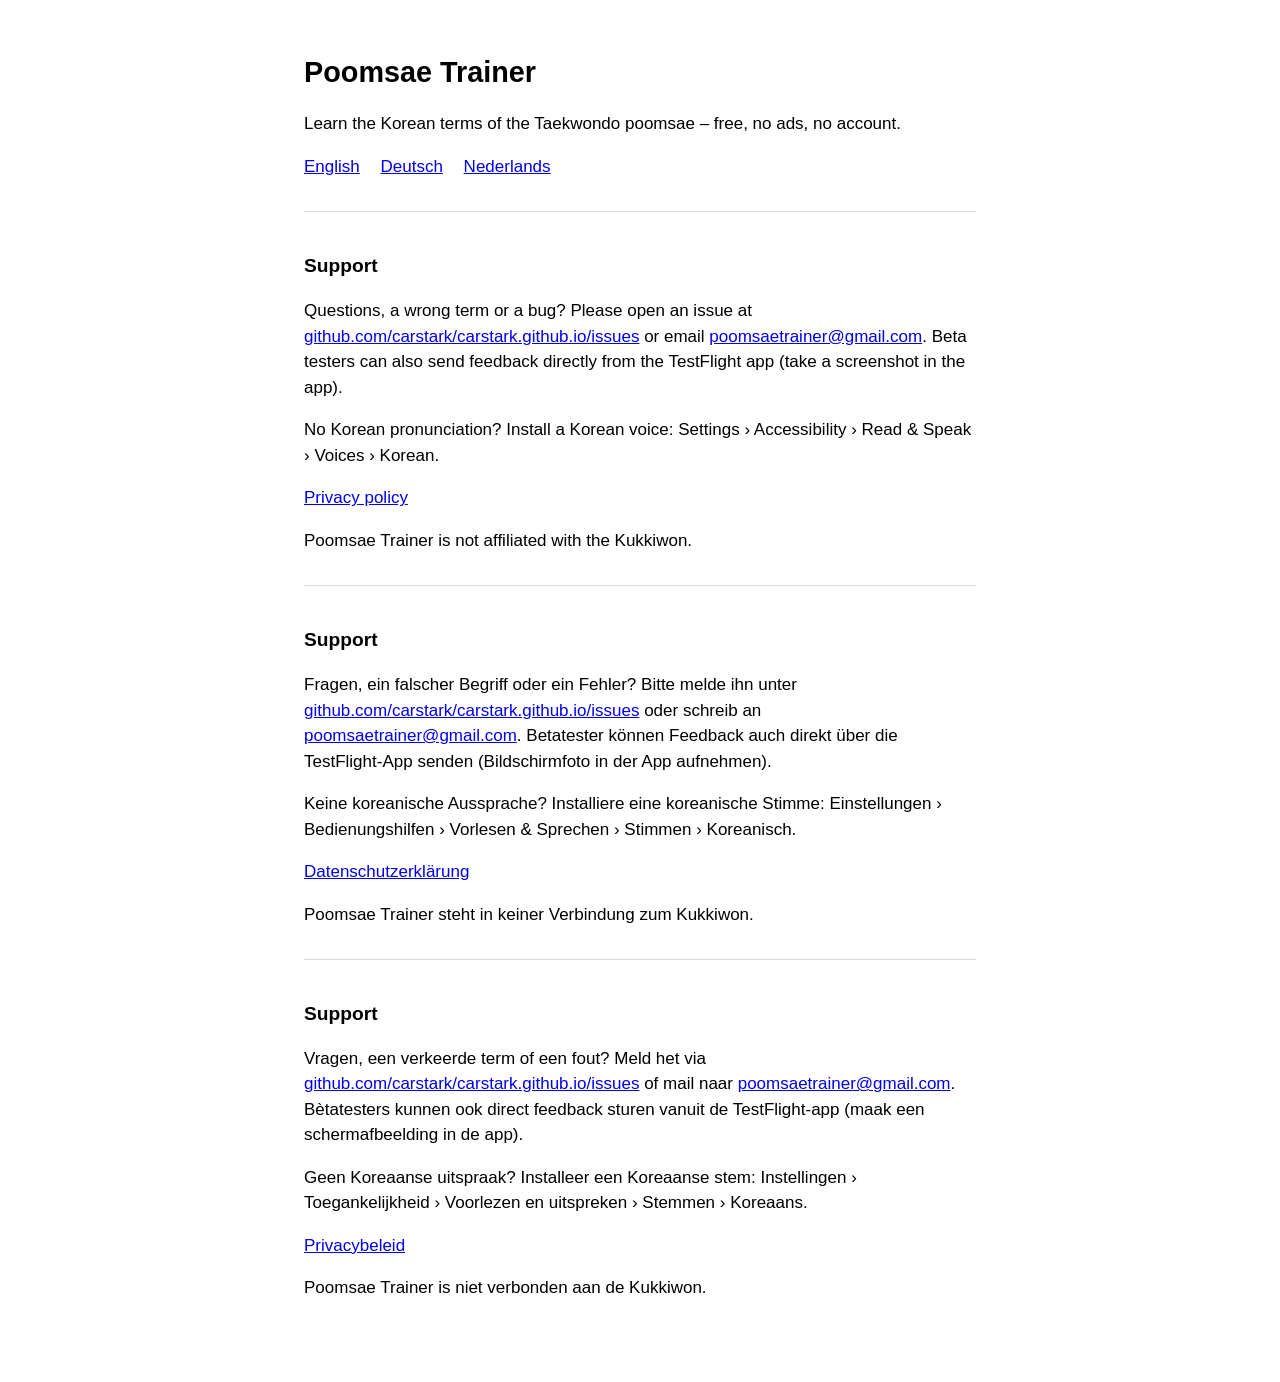
<file: poomsaetrainer/index.html>
<!DOCTYPE html>
<html lang="en">
<head>
    <meta charset="utf-8">
    <meta name="viewport" content="width=device-width, initial-scale=1">
    <title>Poomsae Trainer – Support</title>
    <link rel="stylesheet" href="style.css">
</head>
<body>
    <h1>Poomsae Trainer</h1>
    <p>Learn the Korean terms of the Taekwondo poomsae – free, no ads, no account.</p>
    <nav><a href="#en">English</a> <a href="#de">Deutsch</a> <a href="#nl">Nederlands</a></nav>

    <section id="en" lang="en">
        <h2>Support</h2>
        <p>Questions, a wrong term or a bug? Please open an issue at
            <a href="https://github.com/carstark/carstark.github.io/issues">github.com/carstark/carstark.github.io/issues</a>
            or email <a href="mailto:poomsaetrainer@gmail.com">poomsaetrainer@gmail.com</a>.
            Beta testers can also send feedback directly from the TestFlight app (take a screenshot in the app).</p>
        <p>No Korean pronunciation? Install a Korean voice: Settings › Accessibility › Read &amp; Speak › Voices › Korean.</p>
        <p><a href="privacy.html">Privacy policy</a></p>
        <p>Poomsae Trainer is not affiliated with the Kukkiwon.</p>
    </section>

    <section id="de" lang="de">
        <h2>Support</h2>
        <p>Fragen, ein falscher Begriff oder ein Fehler? Bitte melde ihn unter
            <a href="https://github.com/carstark/carstark.github.io/issues">github.com/carstark/carstark.github.io/issues</a>
            oder schreib an <a href="mailto:poomsaetrainer@gmail.com">poomsaetrainer@gmail.com</a>.
            Betatester können Feedback auch direkt über die TestFlight-App senden (Bildschirmfoto in der App aufnehmen).</p>
        <p>Keine koreanische Aussprache? Installiere eine koreanische Stimme: Einstellungen › Bedienungshilfen › Vorlesen &amp; Sprechen › Stimmen › Koreanisch.</p>
        <p><a href="privacy-de.html">Datenschutzerklärung</a></p>
        <p>Poomsae Trainer steht in keiner Verbindung zum Kukkiwon.</p>
    </section>

    <section id="nl" lang="nl">
        <h2>Support</h2>
        <p>Vragen, een verkeerde term of een fout? Meld het via
            <a href="https://github.com/carstark/carstark.github.io/issues">github.com/carstark/carstark.github.io/issues</a>
            of mail naar <a href="mailto:poomsaetrainer@gmail.com">poomsaetrainer@gmail.com</a>.
            Bètatesters kunnen ook direct feedback sturen vanuit de TestFlight-app (maak een schermafbeelding in de app).</p>
        <p>Geen Koreaanse uitspraak? Installeer een Koreaanse stem: Instellingen › Toegankelijkheid › Voorlezen en uitspreken › Stemmen › Koreaans.</p>
        <p><a href="privacy-nl.html">Privacybeleid</a></p>
        <p>Poomsae Trainer is niet verbonden aan de Kukkiwon.</p>
    </section>
</body>
</html>
</file>
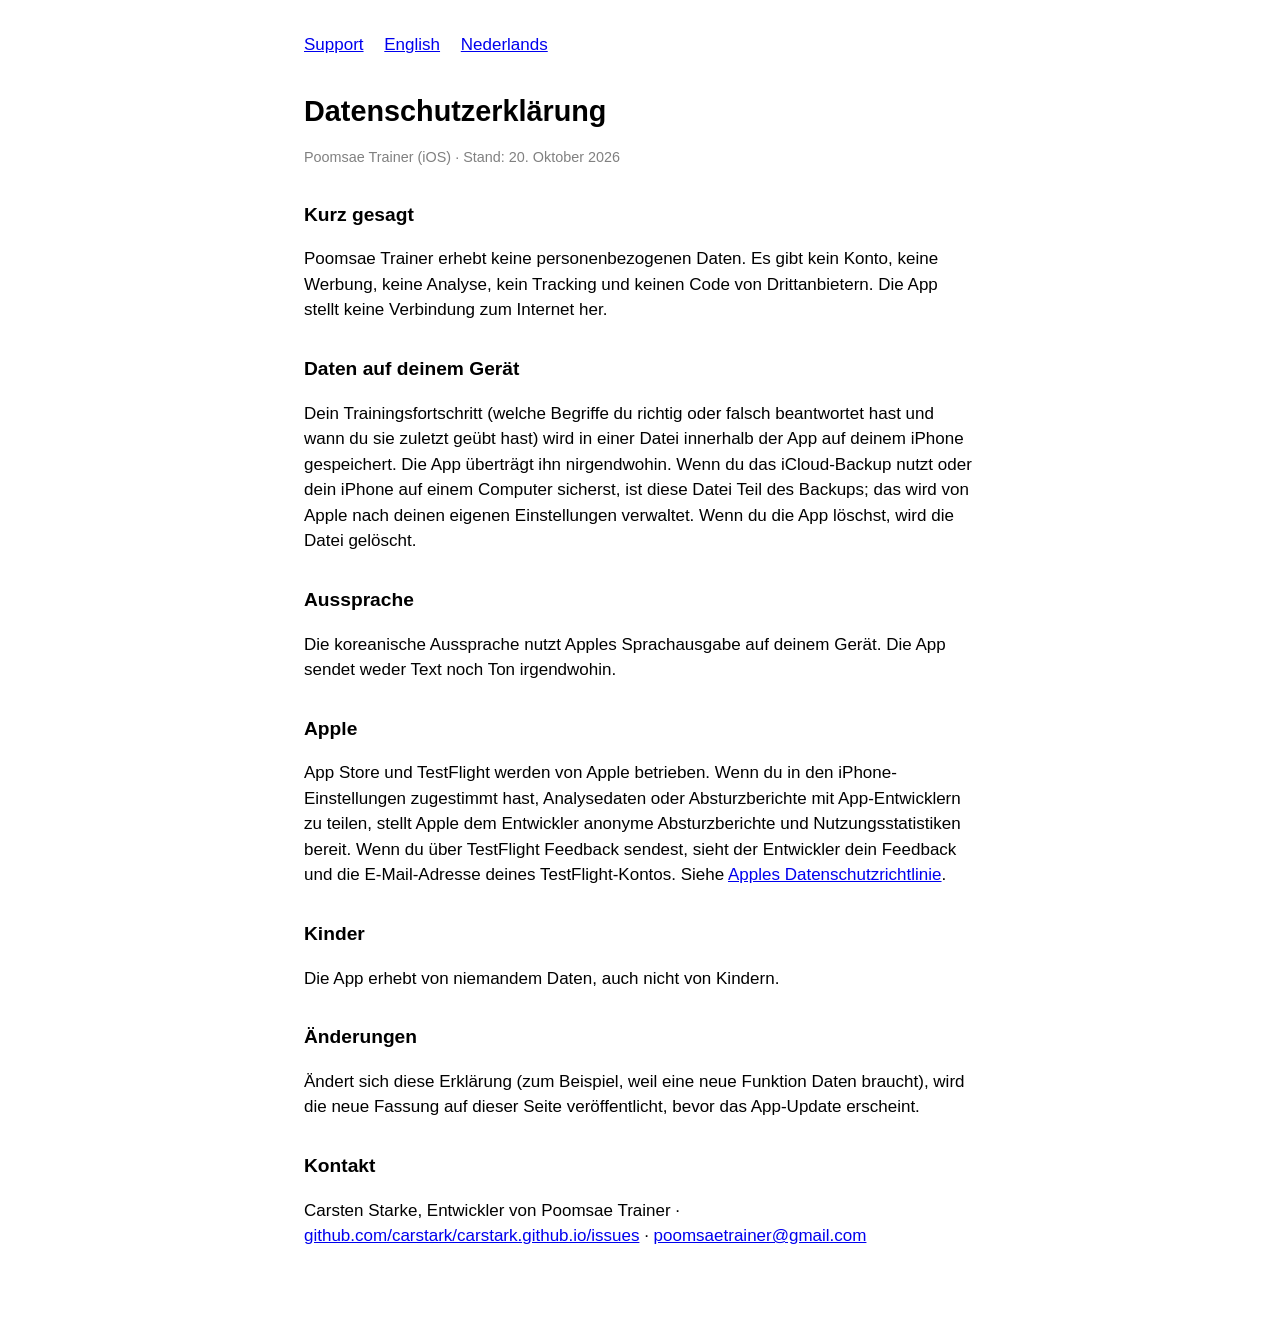
<file: poomsaetrainer/privacy-de.html>
<!DOCTYPE html>
<html lang="de">
<head>
    <meta charset="utf-8">
    <meta name="viewport" content="width=device-width, initial-scale=1">
    <title>Poomsae Trainer – Datenschutzerklärung</title>
    <link rel="stylesheet" href="style.css">
</head>
<body>
    <nav><a href="index.html#de">Support</a> <a href="privacy.html">English</a> <a href="privacy-nl.html">Nederlands</a></nav>
    <h1>Datenschutzerklärung</h1>
    <p class="updated">Poomsae Trainer (iOS) · Stand: 20. Oktober 2026</p>

    <h2>Kurz gesagt</h2>
    <p>Poomsae Trainer erhebt keine personenbezogenen Daten. Es gibt kein Konto, keine Werbung, keine Analyse,
        kein Tracking und keinen Code von Drittanbietern. Die App stellt keine Verbindung zum Internet her.</p>

    <h2>Daten auf deinem Gerät</h2>
    <p>Dein Trainingsfortschritt (welche Begriffe du richtig oder falsch beantwortet hast und wann du sie zuletzt
        geübt hast) wird in einer Datei innerhalb der App auf deinem iPhone gespeichert. Die App überträgt ihn nirgendwohin.
        Wenn du das iCloud-Backup nutzt oder dein iPhone auf einem Computer sicherst, ist diese Datei Teil des Backups;
        das wird von Apple nach deinen eigenen Einstellungen verwaltet. Wenn du die App löschst, wird die Datei gelöscht.</p>

    <h2>Aussprache</h2>
    <p>Die koreanische Aussprache nutzt Apples Sprachausgabe auf deinem Gerät. Die App sendet weder Text noch Ton irgendwohin.</p>

    <h2>Apple</h2>
    <p>App Store und TestFlight werden von Apple betrieben. Wenn du in den iPhone-Einstellungen zugestimmt hast,
        Analysedaten oder Absturzberichte mit App-Entwicklern zu teilen, stellt Apple dem Entwickler anonyme
        Absturzberichte und Nutzungsstatistiken bereit. Wenn du über TestFlight Feedback sendest, sieht der Entwickler
        dein Feedback und die E-Mail-Adresse deines TestFlight-Kontos. Siehe
        <a href="https://www.apple.com/de/legal/privacy/">Apples Datenschutzrichtlinie</a>.</p>

    <h2>Kinder</h2>
    <p>Die App erhebt von niemandem Daten, auch nicht von Kindern.</p>

    <h2>Änderungen</h2>
    <p>Ändert sich diese Erklärung (zum Beispiel, weil eine neue Funktion Daten braucht), wird die neue Fassung auf
        dieser Seite veröffentlicht, bevor das App-Update erscheint.</p>

    <h2>Kontakt</h2>
    <p>Carsten Starke, Entwickler von Poomsae Trainer ·
        <a href="https://github.com/carstark/carstark.github.io/issues">github.com/carstark/carstark.github.io/issues</a> ·
        <a href="mailto:poomsaetrainer@gmail.com">poomsaetrainer@gmail.com</a></p>
</body>
</html>
</file>
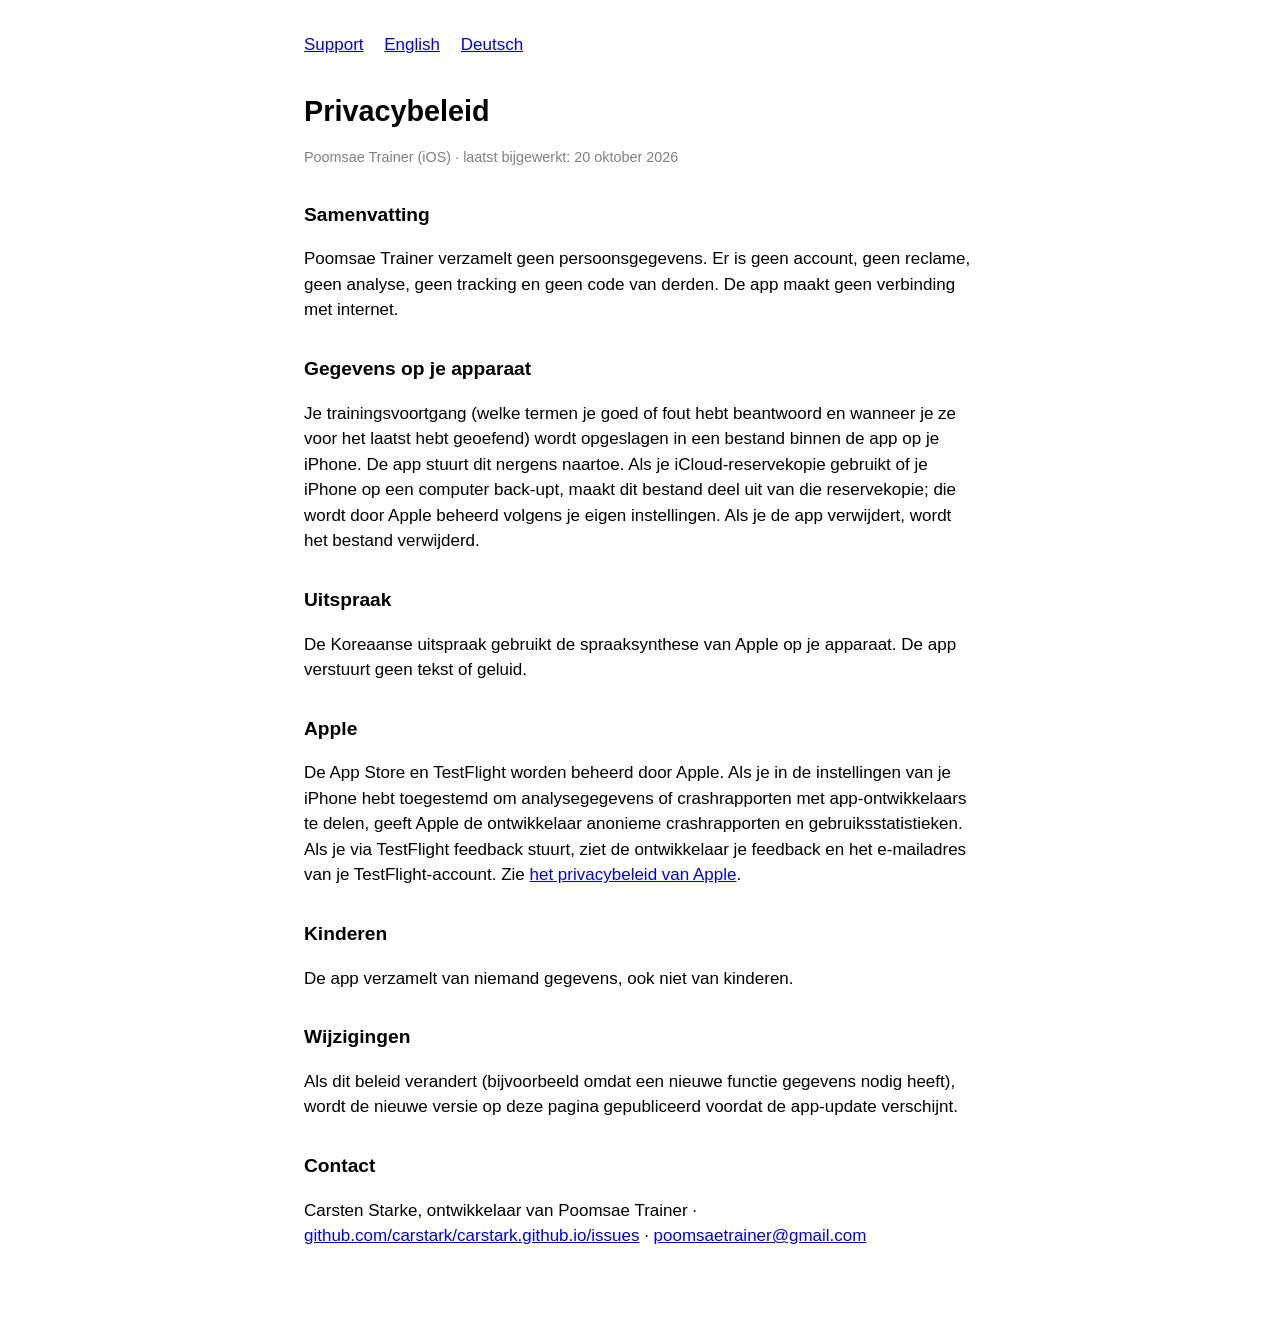
<file: poomsaetrainer/privacy-nl.html>
<!DOCTYPE html>
<html lang="nl">
<head>
    <meta charset="utf-8">
    <meta name="viewport" content="width=device-width, initial-scale=1">
    <title>Poomsae Trainer – Privacybeleid</title>
    <link rel="stylesheet" href="style.css">
</head>
<body>
    <nav><a href="index.html#nl">Support</a> <a href="privacy.html">English</a> <a href="privacy-de.html">Deutsch</a></nav>
    <h1>Privacybeleid</h1>
    <p class="updated">Poomsae Trainer (iOS) · laatst bijgewerkt: 20 oktober 2026</p>

    <h2>Samenvatting</h2>
    <p>Poomsae Trainer verzamelt geen persoonsgegevens. Er is geen account, geen reclame, geen analyse,
        geen tracking en geen code van derden. De app maakt geen verbinding met internet.</p>

    <h2>Gegevens op je apparaat</h2>
    <p>Je trainingsvoortgang (welke termen je goed of fout hebt beantwoord en wanneer je ze voor het laatst hebt
        geoefend) wordt opgeslagen in een bestand binnen de app op je iPhone. De app stuurt dit nergens naartoe.
        Als je iCloud-reservekopie gebruikt of je iPhone op een computer back-upt, maakt dit bestand deel uit van die
        reservekopie; die wordt door Apple beheerd volgens je eigen instellingen. Als je de app verwijdert, wordt het
        bestand verwijderd.</p>

    <h2>Uitspraak</h2>
    <p>De Koreaanse uitspraak gebruikt de spraaksynthese van Apple op je apparaat. De app verstuurt geen tekst of geluid.</p>

    <h2>Apple</h2>
    <p>De App Store en TestFlight worden beheerd door Apple. Als je in de instellingen van je iPhone hebt
        toegestemd om analysegegevens of crashrapporten met app-ontwikkelaars te delen, geeft Apple de ontwikkelaar
        anonieme crashrapporten en gebruiksstatistieken. Als je via TestFlight feedback stuurt, ziet de ontwikkelaar
        je feedback en het e-mailadres van je TestFlight-account. Zie
        <a href="https://www.apple.com/nl/legal/privacy/">het privacybeleid van Apple</a>.</p>

    <h2>Kinderen</h2>
    <p>De app verzamelt van niemand gegevens, ook niet van kinderen.</p>

    <h2>Wijzigingen</h2>
    <p>Als dit beleid verandert (bijvoorbeeld omdat een nieuwe functie gegevens nodig heeft), wordt de nieuwe versie
        op deze pagina gepubliceerd voordat de app-update verschijnt.</p>

    <h2>Contact</h2>
    <p>Carsten Starke, ontwikkelaar van Poomsae Trainer ·
        <a href="https://github.com/carstark/carstark.github.io/issues">github.com/carstark/carstark.github.io/issues</a> ·
        <a href="mailto:poomsaetrainer@gmail.com">poomsaetrainer@gmail.com</a></p>
</body>
</html>
</file>
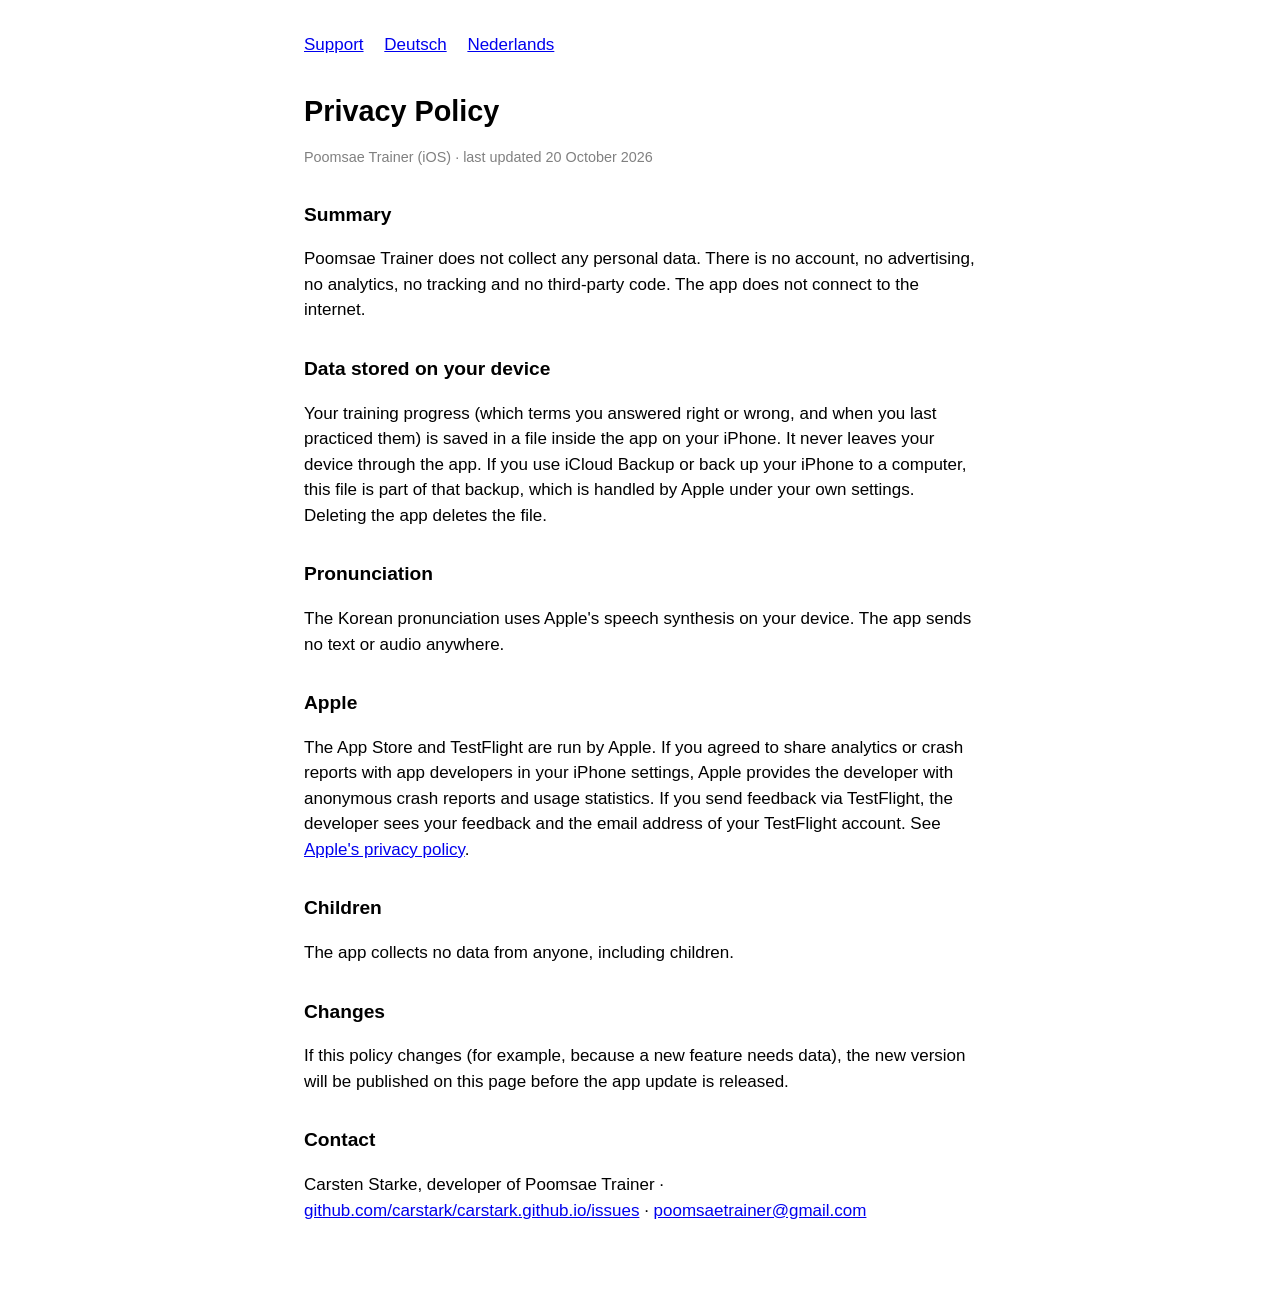
<file: poomsaetrainer/privacy.html>
<!DOCTYPE html>
<html lang="en">
<head>
    <meta charset="utf-8">
    <meta name="viewport" content="width=device-width, initial-scale=1">
    <title>Poomsae Trainer – Privacy Policy</title>
    <link rel="stylesheet" href="style.css">
</head>
<body>
    <nav><a href="index.html">Support</a> <a href="privacy-de.html">Deutsch</a> <a href="privacy-nl.html">Nederlands</a></nav>
    <h1>Privacy Policy</h1>
    <p class="updated">Poomsae Trainer (iOS) · last updated 20 October 2026</p>

    <h2>Summary</h2>
    <p>Poomsae Trainer does not collect any personal data. There is no account, no advertising, no analytics,
        no tracking and no third-party code. The app does not connect to the internet.</p>

    <h2>Data stored on your device</h2>
    <p>Your training progress (which terms you answered right or wrong, and when you last practiced them) is saved
        in a file inside the app on your iPhone. It never leaves your device through the app. If you use iCloud
        Backup or back up your iPhone to a computer, this file is part of that backup, which is handled by Apple
        under your own settings. Deleting the app deletes the file.</p>

    <h2>Pronunciation</h2>
    <p>The Korean pronunciation uses Apple's speech synthesis on your device. The app sends no text or audio anywhere.</p>

    <h2>Apple</h2>
    <p>The App Store and TestFlight are run by Apple. If you agreed to share analytics or crash reports with app
        developers in your iPhone settings, Apple provides the developer with anonymous crash reports and usage
        statistics. If you send feedback via TestFlight, the developer sees your feedback and the email address of
        your TestFlight account. See <a href="https://www.apple.com/legal/privacy/">Apple's privacy policy</a>.</p>

    <h2>Children</h2>
    <p>The app collects no data from anyone, including children.</p>

    <h2>Changes</h2>
    <p>If this policy changes (for example, because a new feature needs data), the new version will be published on
        this page before the app update is released.</p>

    <h2>Contact</h2>
    <p>Carsten Starke, developer of Poomsae Trainer ·
        <a href="https://github.com/carstark/carstark.github.io/issues">github.com/carstark/carstark.github.io/issues</a> ·
        <a href="mailto:poomsaetrainer@gmail.com">poomsaetrainer@gmail.com</a></p>
</body>
</html>
</file>
<file: poomsaetrainer/style.css>
:root { color-scheme: light dark; }
body {
    font: 17px/1.5 -apple-system, BlinkMacSystemFont, "Segoe UI", Roboto, sans-serif;
    max-width: 42rem;
    margin: 0 auto;
    padding: 2rem 1.25rem 4rem;
}
h1 { font-size: 1.8rem; margin-bottom: 0.25rem; }
h2 { font-size: 1.2rem; margin-top: 2rem; }
nav { margin-bottom: 2rem; }
nav a { margin-right: 1rem; }
.updated { color: gray; font-size: 0.9rem; }
section { border-top: 1px solid rgba(128, 128, 128, 0.3); padding-top: 0.5rem; margin-top: 2rem; }
</file>
